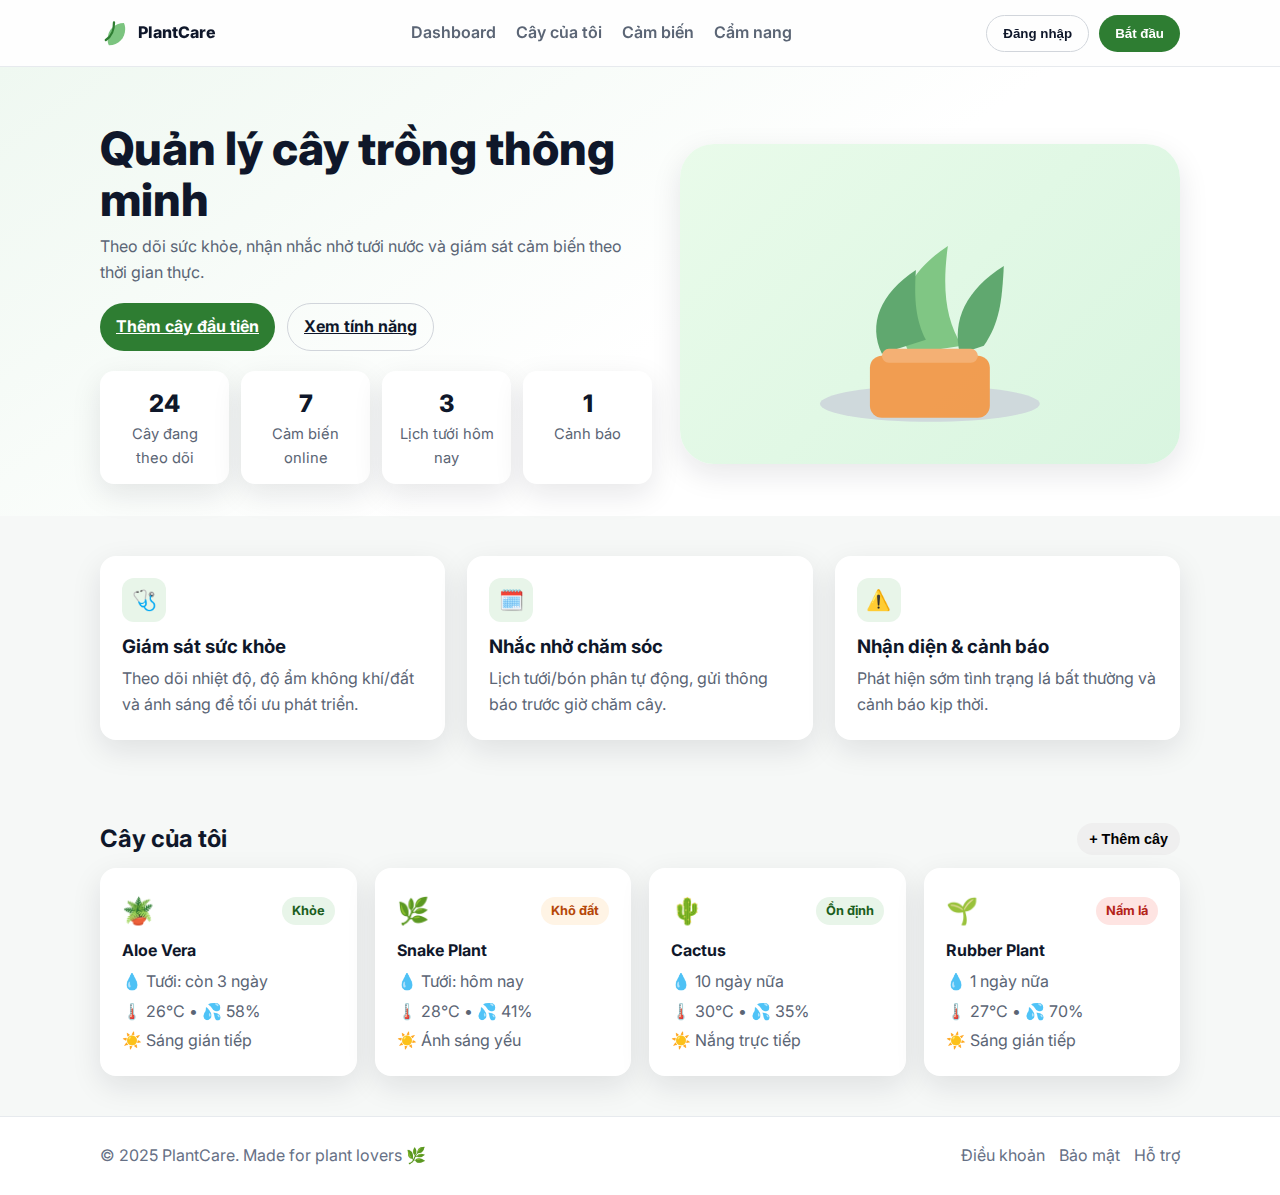
<file: Web/homepage/homepage.html>
<!doctype html>
<html lang="vi">
<head>
  <meta charset="utf-8" />
  <meta name="viewport" content="width=device-width, initial-scale=1" />
  <title>PlantCare — Quản lý cây trồng</title>
  <link rel="preconnect" href="https://fonts.gstatic.com" crossorigin>
  <link href="https://fonts.googleapis.com/css2?family=Inter:wght@400;600;700;800&display=swap" rel="stylesheet">
  <link rel="stylesheet" href="homepage.css" />
</head>
<body>
  <!-- Header -->
  <header class="site-header">
    <div class="container header-inner">
      <a class="brand" href="#">
        <svg viewBox="0 0 24 24" fill="none" width="28" height="28" aria-hidden="true">
          <path d="M20.5 3.5c-8 0-14 6-14 14 0 1.9.4 3.6 1.1 5 7.9.2 14-6 14-14 0-1.9-.4-3.6-1.1-5Z" fill="#7bc47f"/>
          <path d="M5 18c6-4 7-9 7-15" stroke="#2e7d32" stroke-width="2" stroke-linecap="round"/>
        </svg>
        PlantCare
      </a>
      <nav class="nav">
        <a class="nav-link" href="#">Dashboard</a>
        <a class="nav-link" href="#plants">Cây của tôi</a>
        <a class="nav-link" href="#sensors">Cảm biến</a>
        <a class="nav-link" href="#guide">Cẩm nang</a>
      </nav>
      <div class="actions">
        <button class="btn ghost">Đăng nhập</button>
        <button class="btn primary">Bắt đầu</button>
      </div>
    </div>
  </header>

  <!-- Hero -->
  <section class="hero">
    <div class="container hero-inner">
      <div class="hero-copy">
        <h1>Quản lý cây trồng thông minh</h1>
        <p>Theo dõi sức khỏe, nhận nhắc nhở tưới nước và giám sát cảm biến theo thời gian thực.</p>
        <div class="hero-cta">
          <a class="btn primary" href="#plants">Thêm cây đầu tiên</a>
          <a class="btn ghost" href="#features">Xem tính năng</a>
        </div>
        <div class="kpis">
          <div class="kpi"><div class="num">24</div><div class="lbl">Cây đang theo dõi</div></div>
          <div class="kpi"><div class="num">7</div><div class="lbl">Cảm biến online</div></div>
          <div class="kpi"><div class="num">3</div><div class="lbl">Lịch tưới hôm nay</div></div>
          <div class="kpi"><div class="num">1</div><div class="lbl">Cảnh báo</div></div>
        </div>
      </div>

      <div class="hero-art" aria-hidden="true">
        <svg class="hero-plant" viewBox="0 0 360 320">
          <ellipse cx="180" cy="260" rx="110" ry="18" fill="#cfd8dc"/>
          <path d="M160 210c-20-36-8-78 38-108-6 44-2 74 14 100" fill="#7bc47f"/>
          <path d="M210 210c-8-34 6-64 44-88-2 36-4 56-20 80" fill="#5aa469"/>
          <path d="M132 210c-14-30-2-60 34-84-2 30 0 50 10 70" fill="#5aa469"/>
          <rect x="120" y="212" width="120" height="62" rx="12" fill="#f2994a"/>
          <rect x="132" y="205" width="96" height="14" rx="7" fill="#f6ad6f"/>
        </svg>
      </div>
    </div>
  </section>

  <!-- Features -->
  <section class="section" id="features">
    <div class="container grid-3">
      <article class="card feature">
        <div class="icon">🩺</div>
        <h3>Giám sát sức khỏe</h3>
        <p>Theo dõi nhiệt độ, độ ẩm không khí/đất và ánh sáng để tối ưu phát triển.</p>
      </article>
      <article class="card feature">
        <div class="icon">🗓️</div>
        <h3>Nhắc nhở chăm sóc</h3>
        <p>Lịch tưới/bón phân tự động, gửi thông báo trước giờ chăm cây.</p>
      </article>
      <article class="card feature">
        <div class="icon">⚠️</div>
        <h3>Nhận diện & cảnh báo</h3>
        <p>Phát hiện sớm tình trạng lá bất thường và cảnh báo kịp thời.</p>
      </article>
    </div>
  </section>

  <!-- Plants -->
  <section class="section" id="plants">
    <div class="container">
      <div class="section-head">
        <h2>Cây của tôi</h2>
        <button class="btn small">+ Thêm cây</button>
      </div>
      <div class="plant-grid">
        <!-- Mỗi card được bọc bởi thẻ <a> để điều hướng -->
        <a class="card plant card-link" href="/Web/homepage/plant/plant.html">
          <div class="top"><span class="emoji">🪴</span><span class="pill ok">Khỏe</span></div>
          <h4>Aloe Vera</h4>
          <ul><li>💧 Tưới: còn 3 ngày</li><li>🌡️ 26°C • 💦 58%</li><li>☀️ Sáng gián tiếp</li></ul>
        </a>

        <a class="card plant card-link" href="/Web/homepage/plant/plant.html">
          <div class="top"><span class="emoji">🌿</span><span class="pill warn">Khô đất</span></div>
          <h4>Snake Plant</h4>
          <ul><li>💧 Tưới: hôm nay</li><li>🌡️ 28°C • 💦 41%</li><li>☀️ Ánh sáng yếu</li></ul>
        </a>

        <a class="card plant card-link" href="/Web/homepage/plant/plant.html">
          <div class="top"><span class="emoji">🌵</span><span class="pill ok">Ổn định</span></div>
          <h4>Cactus</h4>
          <ul><li>💧 10 ngày nữa</li><li>🌡️ 30°C • 💦 35%</li><li>☀️ Nắng trực tiếp</li></ul>
        </a>

        <a class="card plant card-link" href="/Web/homepage/plant/plant.html">
          <div class="top"><span class="emoji">🌱</span><span class="pill alert">Nấm lá</span></div>
          <h4>Rubber Plant</h4>
          <ul><li>💧 1 ngày nữa</li><li>🌡️ 27°C • 💦 70%</li><li>☀️ Sáng gián tiếp</li></ul>
        </a>
      </div>
    </div>
  </section>

  <footer class="site-footer">
    <div class="container footer-inner">
      <p>© 2025 PlantCare. Made for plant lovers 🌿</p>
      <nav class="footer-nav">
        <a href="#">Điều khoản</a>
        <a href="#">Bảo mật</a>
        <a href="#">Hỗ trợ</a>
      </nav>
    </div>
  </footer>
</body>
</html>
</file>
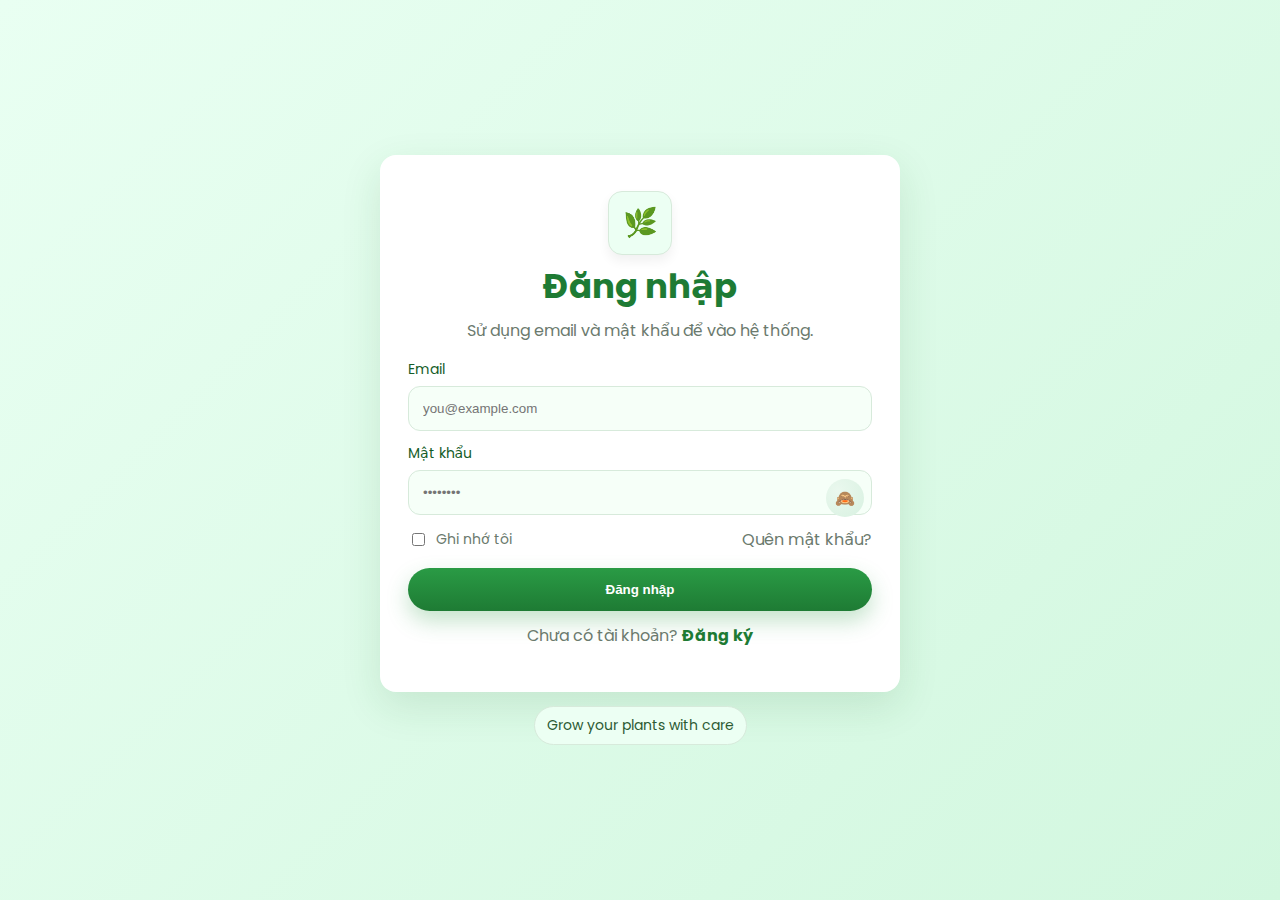
<file: Web/login/login.html>
<!DOCTYPE html>
<html lang="vi">
<head>
  <meta charset="utf-8" />
  <meta name="viewport" content="width=device-width, initial-scale=1" />
  <title>Đăng nhập</title>

  <!-- Fonts -->
  <link rel="preconnect" href="https://fonts.googleapis.com">
  <link rel="preconnect" href="https://fonts.gstatic.com" crossorigin>
  <link href="https://fonts.googleapis.com/css2?family=Poppins:wght@400;600;700&display=swap" rel="stylesheet">

  <!-- Styles -->
  <link rel="stylesheet" href="./login.css" />
</head>
<body>
  <main class="center-wrap">
    <section class="card" role="form" aria-labelledby="login-title">
      <header class="card-head">
        <div class="logo">🌿</div>
        <h1 id="login-title">Đăng nhập</h1>
        <p class="sub">Sử dụng email và mật khẩu để vào hệ thống.</p>
      </header>

      <!-- Thêm id cho form -->
      <form id="login-form" class="form">
        <label class="field">
          <span>Email</span>
          <!-- Thêm id="email" -->
          <input id="email" type="email" placeholder="you@example.com" required>
        </label>

        <label class="field password">
          <span>Mật khẩu</span>
          <!-- Thêm id="password" -->
          <input id="password" type="password" placeholder="••••••••" minlength="6" required />
          <button type="button" class="eye" aria-label="Hiện/ẩn mật khẩu"></button>
        </label>

        <div class="row between">
          <label class="remember">
            <input type="checkbox" /> Ghi nhớ tôi
          </label>
          <a href="#" class="link-muted">Quên mật khẩu?</a>
        </div>

        <button class="btn primary" type="submit">Đăng nhập</button>

        <p class="alt">
          Chưa có tài khoản?
          <a class="link-strong" href="../signup/signup.html">Đăng ký</a>
        </p>

        <!-- Vùng báo lỗi/thành công -->
        <p id="login-msg" style="margin-top:10px"></p>
      </form>
    </section>

    <p class="mini-caption">Grow your plants with care</p>
  </main>

  <!-- Eye toggle nhỏ gọn -->
  <script>
    const eye = document.querySelector('.eye');
    const pwd = document.getElementById('password');
    eye.addEventListener('click', () => {
      pwd.type = pwd.type === 'password' ? 'text' : 'password';
      eye.classList.toggle('active');
    });
  </script>

  <!-- Gắn file JS xử lý đăng nhập -->
  <script src="./login.js"></script>
</body>
</html>
</file>
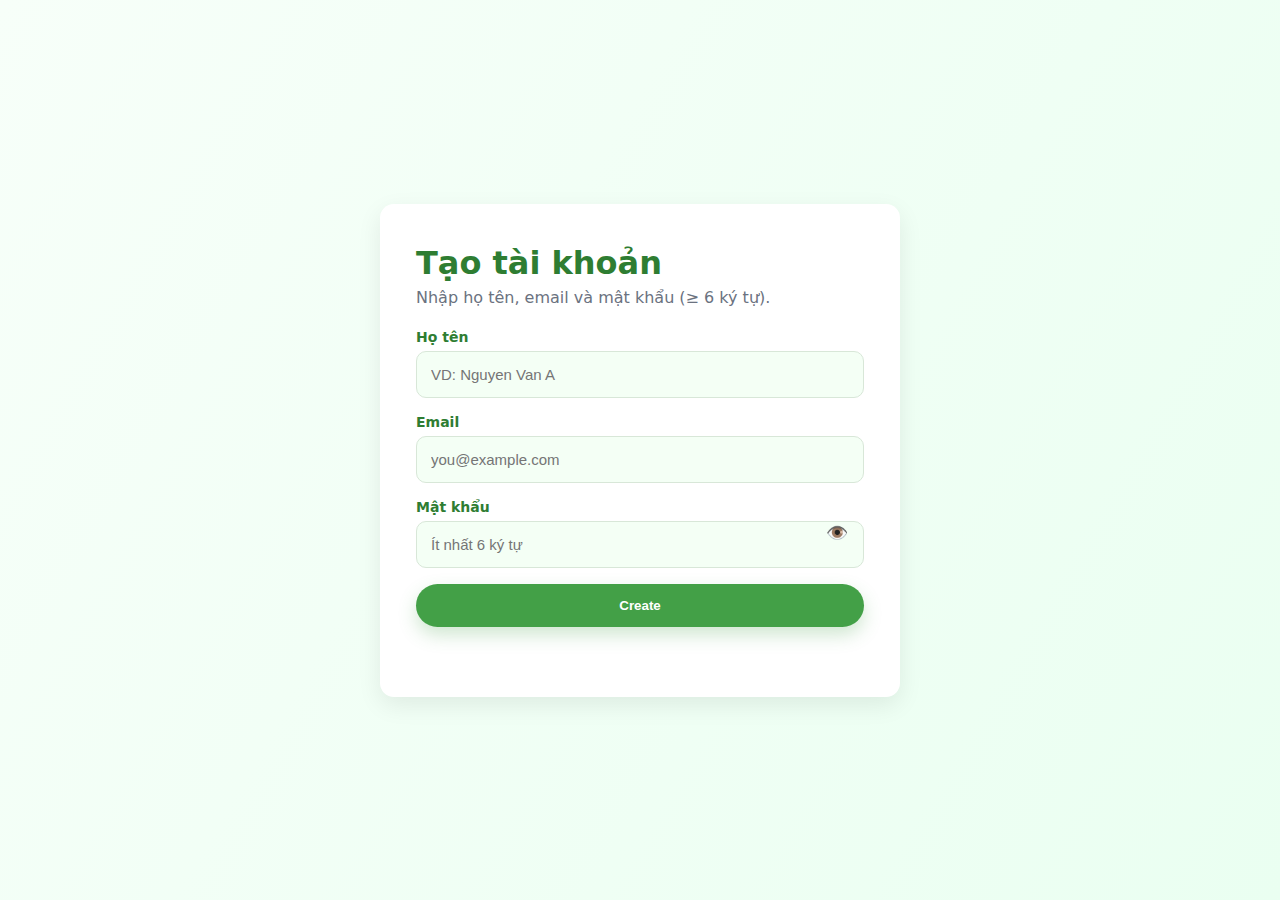
<file: Web/signup/signup.html>
<!doctype html>
<html lang="vi">
<head>
  <meta charset="UTF-8" />
  <meta name="viewport" content="width=device-width, initial-scale=1.0"/>
  <title>Signup</title>
  <!-- ĐÚNG đường dẫn: cùng thư mục -->
  <link rel="stylesheet" href="./style.css"/>
</head>
<body>
  <div class="container">
    <div class="card">
      <h1>Tạo tài khoản</h1>
      <p class="sub">Nhập họ tên, email và mật khẩu (≥ 6 ký tự).</p>

      <form id="signup-form" autocomplete="off">
        <div class="field">
          <label for="name">Họ tên</label>
          <input id="name" name="name" type="text" placeholder="VD: Nguyen Van A" required>
        </div>

        <div class="field">
          <label for="email">Email</label>
          <input id="email" name="email" type="email" placeholder="you@example.com" required>
        </div>

        <div class="field">
          <label for="password">Mật khẩu</label>
          <input id="password" name="password" type="password" placeholder="Ít nhất 6 ký tự" minlength="6" required>
          <!-- 👁️ nằm TRONG ô -->
          <button type="button" id="pwd-eye" class="eye-btn" aria-label="Toggle password">👁️</button>
        </div>

        <button id="create-btn" type="submit" class="btn">Create</button>
        <div id="form-msg" class="msg"></div>
      </form>
    </div>
  </div>

  <!-- ĐÚNG đường dẫn: cùng thư mục -->
  <script src="./app.js"></script>
</body>
</html>
</file>
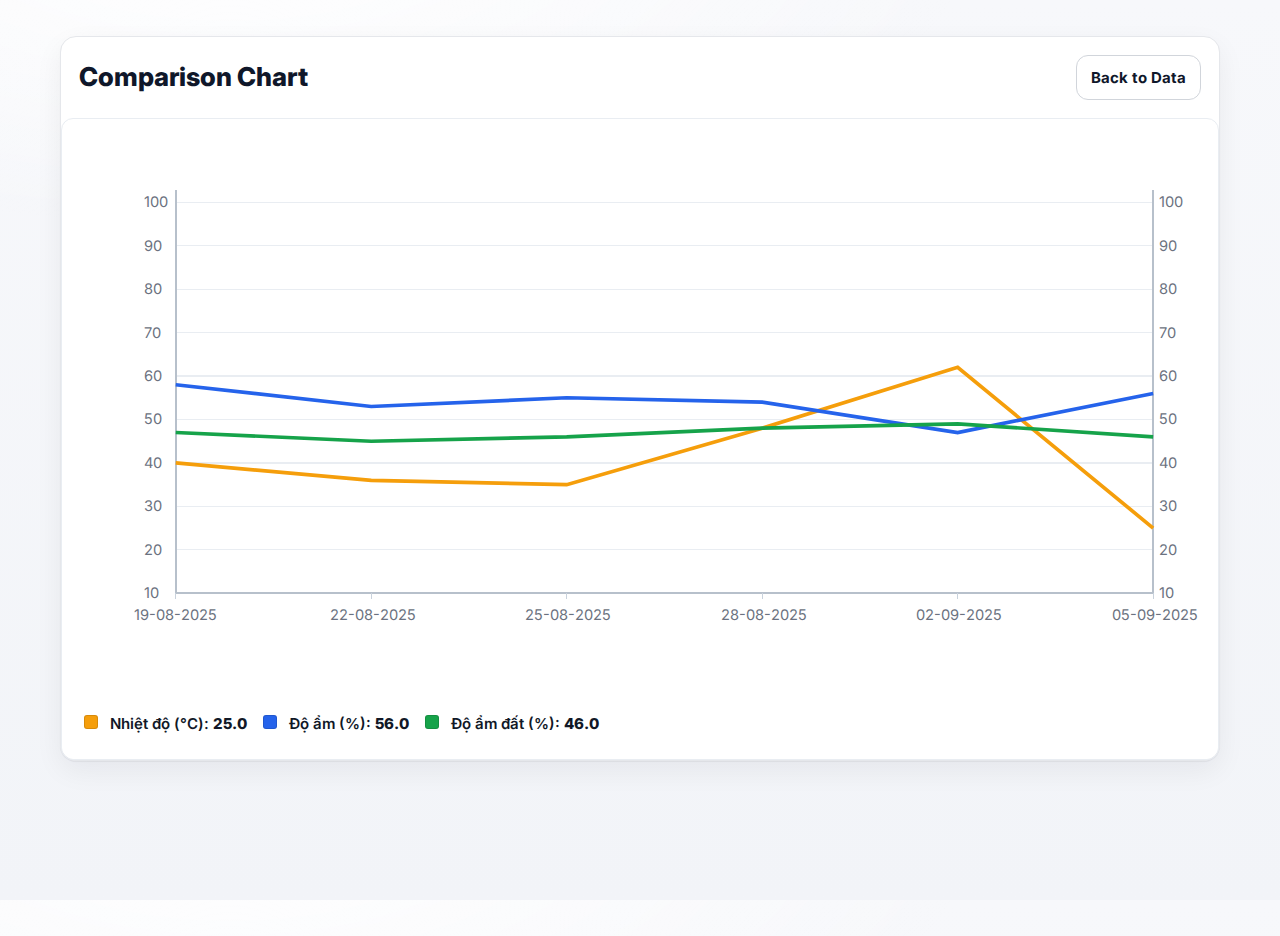
<file: Web/data/chart/chart.html>
<!doctype html>
<html lang="vi">
<head>
  <meta charset="utf-8" />
  <meta name="viewport" content="width=device-width, initial-scale=1" />
  <title>Comparison Chart</title>
  <link href="https://fonts.googleapis.com/css2?family=Inter:wght@400;600;700;800&display=swap" rel="stylesheet">
  <link rel="stylesheet" href="chart.css" />
</head>
<body>
  <main class="wrap">
    <section class="card" aria-labelledby="title">
      <header class="card-head">
        <div class="head-left">
          <h1 id="title">Comparison Chart</h1>
          <!-- <p>Trục trái: % (Độ ẩm &amp; Độ ẩm đất) • Trục phải: °C (Nhiệt độ)</p> -->
        </div>
        <a class="btn" href="data.html">Back to Data</a>
      </header>

      <!-- Khung chart -->
      <div class="chart">
        <!-- <div class="axis axis-left">%</div>
        <div class="axis axis-right">°C</div> -->

        <!-- SVG vẽ động bằng JS -->
        <svg id="chart" viewBox="0 0 920 460" xmlns="http://www.w3.org/2000/svg" aria-label="Environmental time series"></svg>

        <!-- Legend có giá trị hiện tại -->
        <div class="legend" id="legend">
          <span><i class="dot" style="background:#f59e0b"></i> Nhiệt độ (°C): <b id="v-temp">—</b></span>
          <span><i class="dot" style="background:#2563eb"></i> Độ ẩm (%): <b id="v-hum">—</b></span>
          <span><i class="dot" style="background:#16a34a"></i> Độ ẩm đất (%): <b id="v-soil">—</b></span>
        </div>
      </div>
    </section>
  </main>

  <script>
    // ====== CẤU HÌNH VẼ ======
    const svg = document.getElementById('chart');
    const W = 920, H = 460;
    const M = { left: 80, right: 880, top: 60, bottom: 380 };
    const COLOR = { temp: '#f59e0b', hum: '#2563eb', soil: '#16a34a', grid: '#e9edf2', axis: '#b7c0cb', tick: '#6b7280' };

    // Trục Y: 10..100 (cả trái & phải)
    const Y_MIN = 10, Y_MAX = 100;

    // Dữ liệu mẫu ban đầu
    let data = [
      { t: '2025-08-19', temp: 40, hum: 58, soil: 47 },
      { t: '2025-08-22', temp: 36, hum: 53, soil: 45 },
      { t: '2025-08-25', temp: 35, hum: 55, soil: 46 },
      { t: '2025-08-28', temp: 48, hum: 54, soil: 48 },
      { t: '2025-09-02', temp: 62, hum: 47, soil: 49 },
      { t: '2025-09-05', temp: 25, hum: 56, soil: 46 }
    ];

    // ====== HÀM TIỆN ÍCH ======
    const fmtDate = d => {
      const x = new Date(d);
      const dd = String(x.getDate()).padStart(2,'0');
      const mm = String(x.getMonth()+1).padStart(2,'0');
      const yyyy = x.getFullYear();
      return `${dd}-${mm}-${yyyy}`;
    };
    const scaleX = (i, n) => {
      const span = M.right - M.left;
      return M.left + (span * i) / (Math.max(n-1,1));
    };
    const scaleY = v => {
      const span = M.bottom - M.top;
      const r = (v - Y_MIN) / (Y_MAX - Y_MIN);
      return M.bottom - r * span;
    };
    const linePath = (arr, key) => {
      return arr.map((d,i) => `${i===0?'M':'L'}${scaleX(i, arr.length)},${scaleY(d[key])}`).join(' ');
    };

    // Vẽ trục, lưới, ticks
    function drawFrame() {
      svg.innerHTML = ''; // reset

      // Nền trong suốt để giữ kích thước
      const bg = document.createElementNS('http://www.w3.org/2000/svg','rect');
      bg.setAttribute('x', 0); bg.setAttribute('y', 0);
      bg.setAttribute('width', W); bg.setAttribute('height', H);
      bg.setAttribute('fill', 'transparent');
      svg.appendChild(bg);

      // Grid ngang theo 10..100
      for (let v=Y_MIN; v<=Y_MAX; v+=10) {
        const y = scaleY(v);
        const ln = document.createElementNS('http://www.w3.org/2000/svg','line');
        ln.setAttribute('x1', M.left); ln.setAttribute('y1', y);
        ln.setAttribute('x2', M.right); ln.setAttribute('y2', y);
        ln.setAttribute('stroke', COLOR.grid);
        svg.appendChild(ln);

        // nhãn bên trái
        const tx = document.createElementNS('http://www.w3.org/2000/svg','text');
        tx.setAttribute('x', M.left - 26);
        tx.setAttribute('y', y + 4);
        tx.setAttribute('fill', COLOR.tick);
        tx.setAttribute('font-size', '12');
        tx.textContent = v;
        svg.appendChild(tx);

        // nhãn bên phải
        const tx2 = document.createElementNS('http://www.w3.org/2000/svg','text');
        tx2.setAttribute('x', M.right + 5);
        tx2.setAttribute('y', y + 4);
        tx2.setAttribute('fill', COLOR.tick);
        tx2.setAttribute('font-size', '12');
        tx2.textContent = v;
        svg.appendChild(tx2);
      }

      // Trục
      const axes = [
        ['line', {x1:M.left, y1:M.top-10, x2:M.left, y2:M.bottom}],
        ['line', {x1:M.left, y1:M.bottom, x2:M.right, y2:M.bottom}],
        ['line', {x1:M.right, y1:M.top-10, x2:M.right, y2:M.bottom}],
      ];
      axes.forEach(([tag, attrs])=>{
        const el = document.createElementNS('http://www.w3.org/2000/svg', tag);
        Object.entries(attrs).forEach(([k,v])=>el.setAttribute(k,v));
        el.setAttribute('stroke', COLOR.axis);
        el.setAttribute('stroke-width', '1.5');
        svg.appendChild(el);
      });

      // Ticks & nhãn trục X theo ngày
      data.forEach((d,i)=>{
        const x = scaleX(i, data.length);
        const tick = document.createElementNS('http://www.w3.org/2000/svg','line');
        tick.setAttribute('x1', x); tick.setAttribute('y1', M.bottom);
        tick.setAttribute('x2', x); tick.setAttribute('y2', M.bottom + 5);
        tick.setAttribute('stroke', '#c9d2dc');
        svg.appendChild(tick);

        const tx = document.createElementNS('http://www.w3.org/2000/svg','text');
        tx.setAttribute('x', x - 34);
        tx.setAttribute('y', M.bottom + 22);
        tx.setAttribute('fill', COLOR.tick);
        tx.setAttribute('font-size', '12');
        tx.textContent = fmtDate(d.t);
        svg.appendChild(tx);
      });
    }

    // Vẽ các đường
    function drawSeries() {
      const mk = (d, color) => {
        const p = document.createElementNS('http://www.w3.org/2000/svg','path');
        p.setAttribute('d', d);
        p.setAttribute('fill','none');
        p.setAttribute('stroke', color);
        p.setAttribute('stroke-width','3');
        svg.appendChild(p);
      };
      mk(linePath(data, 'temp'), COLOR.temp);
      mk(linePath(data, 'hum'),  COLOR.hum);
      mk(linePath(data, 'soil'), COLOR.soil);

      // cập nhật legend giá trị hiện tại (điểm cuối)
      const last = data[data.length-1] || {};
      document.getElementById('v-temp').textContent = last?.temp?.toFixed?.(1) ?? '—';
      document.getElementById('v-hum').textContent  = last?.hum ?.toFixed?.(1) ?? '—';
      document.getElementById('v-soil').textContent = last?.soil?.toFixed?.(1) ?? '—';
    }

    function render() {
      drawFrame();
      drawSeries();
    }

    // ====== API cập nhật liên tục ======
    window.pushData = function(dateISO, temp, hum, soil){
      data.push({ t: dateISO, temp, hum, soil });
      render();
    };

    // DEMO (có thể tắt đi nếu không muốn tự chạy)
    const ENABLE_DEMO = false;
    if (ENABLE_DEMO) {
      setInterval(()=>{
        const last = new Date(data[data.length-1].t);
        last.setDate(last.getDate()+2);
        const rand = (b, a)=> +(b + Math.random()*a).toFixed(1);
        pushData(last.toISOString().slice(0,10),
          Math.max(10, Math.min(100, rand(30, 15))),
          Math.max(10, Math.min(100, rand(45, 12))),
          Math.max(10, Math.min(100, rand(43, 10)))
        );
      }, 3000);
    }

    render();
  </script>
</body>
</html>
</file>
<file: Web/homepage/homepage.css>
/* ================== GLOBAL / HOMEPAGE ================== */
:root{
  --bg:#f6f8f7;
  --surface:#ffffff;
  --text:#0f172a;
  --muted:#5b6575;
  --primary:#2e7d32;
  --primary-weak:#e8f5e9;
  --shadow:0 10px 30px rgba(16,24,40,.10);
  --radius:16px;
  --ring:0 0 0 3px rgba(46,125,50,.15);
}
*{box-sizing:border-box;margin:0;padding:0}
html,body{height:100%}
body{
  font-family:Inter,system-ui,-apple-system,Segoe UI,Roboto,Arial,sans-serif;
  color:var(--text);
  background:var(--bg);
  line-height:1.6;
  -webkit-font-smoothing:antialiased;
  -moz-osx-font-smoothing:grayscale;
}
.container{max-width:1120px;margin:0 auto;padding:0 20px}
.section{padding:40px 0}

/* ---------- Header ---------- */
.site-header{
  position:sticky;top:0;z-index:40;
  background:rgba(255,255,255,.85);
  backdrop-filter:blur(10px);
  border-bottom:1px solid #e7eaee;
}
.header-inner{height:66px;display:flex;align-items:center;justify-content:space-between}
.brand{display:flex;gap:10px;align-items:center;text-decoration:none;color:inherit;font-weight:800}
.brand svg{flex:0 0 28px}
.nav{display:flex;gap:20px}
.nav a{color:var(--muted);text-decoration:none;font-weight:600;transition:.2s}
.nav a:hover{color:var(--text)}
.actions{display:flex;gap:10px}
.btn{
  border:0;border-radius:999px;padding:10px 16px;
  font-weight:700;cursor:pointer;transition:.18s ease;
  display:inline-flex;align-items:center;gap:8px;
}
.btn:focus-visible{outline:none;box-shadow:var(--ring)}
.btn.primary{background:var(--primary);color:#fff}
.btn.primary:hover{filter:brightness(.95)}
.btn.ghost{background:transparent;border:1px solid #d1d5db;color:var(--text)}
.btn.ghost:hover{background:#f3f4f6}
.btn.small{padding:8px 12px;font-size:.9rem}

/* ---------- Hero ---------- */
.hero{padding:56px 0 32px;background:linear-gradient(145deg,#eff8f1 0%,#ffffff 55%)}
.hero-inner{display:grid;grid-template-columns:1.05fr .95fr;gap:28px;align-items:center}
.hero-copy h1{font-size:46px;line-height:1.1;margin-bottom:10px;font-weight:800}
.hero-copy p{color:var(--muted);margin-bottom:18px}
.hero-cta{display:flex;gap:12px;margin-bottom:20px}
.kpis{display:grid;grid-template-columns:repeat(4,1fr);gap:12px}
.kpi{background:var(--surface);border-radius:14px;padding:14px 16px;box-shadow:var(--shadow);text-align:center}
.kpi .num{font-size:24px;font-weight:800}
.kpi .lbl{color:var(--muted);font-size:.92rem}

/* Hero art card */
.hero-art{
  background:linear-gradient(135deg,#e9fbea 0%,#d9f5e0 100%);
  border-radius:34px; min-height:260px; box-shadow:var(--shadow);
  display:flex;align-items:center;justify-content:center;overflow:hidden;
}
.hero-plant{width:72%;max-width:360px;height:auto;opacity:.95}

/* ---------- Cards & Grids ---------- */
.grid-3{display:grid;grid-template-columns:repeat(3,1fr);gap:22px}
.grid-2{display:grid;grid-template-columns:1fr 1fr;gap:22px}
.card{
  background:var(--surface);border-radius:var(--radius);box-shadow:var(--shadow);
  padding:22px;transition:transform .2s, box-shadow .2s;
}
.card:hover{transform:translateY(-2px);box-shadow:0 16px 40px rgba(16,24,40,.14)}
.feature .icon{
  width:44px;height:44px;border-radius:12px;
  background:var(--primary-weak);display:inline-flex;align-items:center;justify-content:center;
  color:var(--primary);margin-bottom:8px;font-size:20px;
}
.feature h3{margin:2px 0 4px}
.feature p{color:var(--muted)}

/* ---------- Plants (homepage) ---------- */
.section-head{display:flex;align-items:center;justify-content:space-between;margin-bottom:10px}
.section-head.tight{margin-bottom:8px}
.plant-grid{display:grid;grid-template-columns:repeat(4,1fr);gap:18px}
.plant .top{display:flex;align-items:center;justify-content:space-between}
.plant .emoji{font-size:26px}
.plant h4{margin:6px 0}
.plant ul{list-style:none;color:var(--muted);display:grid;gap:4px}
.pill{padding:4px 10px;border-radius:999px;font-weight:700;font-size:.8rem}
.pill.ok{background:#e8f5e9;color:#1b5e20}
.pill.warn{background:#fff4e5;color:#b54708}
.pill.alert{background:#fee4e2;color:#b42318}

/* Cards click → trang chi tiết */
.card-link{display:block;text-decoration:none;color:inherit}
.card-link:hover{transform:translateY(-2px);box-shadow:0 16px 40px rgba(16,24,40,.14)}

/* ---------- Sensors & Tasks (homepage) ---------- */
.sensor-list{list-style:none;display:grid;gap:12px;margin-top:6px}
.sensor-list li{display:grid;grid-template-columns:1.4fr 2fr auto;gap:10px;align-items:center}
.bar{height:8px;background:#e5e7eb;border-radius:999px;overflow:hidden}
.bar>span{display:block;height:100%;background:var(--primary)}
.task-list{list-style:none;display:grid;gap:10px;margin-top:8px}
.task-list li{display:flex;gap:10px;align-items:center;justify-content:space-between}
.badge{background:#eef2ff;color:#3730a3;border-radius:999px;padding:4px 10px;font-weight:700;font-size:.8rem}
.badge.due{background:#fee4e2;color:#b42318}

/* ---------- Footer ---------- */
.site-footer{padding:26px 0;border-top:1px solid #e7eaee;background:#fff;color:#667085}
.footer-inner{display:flex;align-items:center;justify-content:space-between}
.footer-nav{display:flex;gap:14px}
.footer-nav a{color:#667085;text-decoration:none}
.footer-nav a:hover{color:#344054}

/* ---------- Responsive ---------- */
@media (max-width:1024px){
  .grid-3{grid-template-columns:1fr 1fr}
  .plant-grid{grid-template-columns:repeat(3,1fr)}
  .hero-copy h1{font-size:38px}
}
@media (max-width:768px){
  .nav{display:none}
  .hero-inner{grid-template-columns:1fr}
  .kpis{grid-template-columns:repeat(2,1fr)}
  .grid-2{grid-template-columns:1fr}
  .grid-3{grid-template-columns:1fr}
  .plant-grid{grid-template-columns:repeat(2,1fr)}
}
@media (max-width:480px){
  .plant-grid{grid-template-columns:1fr}
  .hero-copy h1{font-size:32px}
}

/* ---------- Dark mode (tuỳ chọn qua hệ thống) ---------- */
@media (prefers-color-scheme: dark){
  :root{
    --bg:#0b1220; --surface:#0f182a; --text:#ecf2ff; --muted:#a8b3cf;
    --primary:#7bd486; --primary-weak:#10331a; --shadow:0 10px 30px rgba(0,0,0,.45);
  }
  .site-header{background:rgba(15,24,42,.82);border-bottom:1px solid #1f2a3a}
  .footer-nav a{color:#a8b3cf}
  .footer-nav a:hover{color:#dbe6ff}
  .bar{background:#1e293b}
}
</file>
<file: Web/login/login.css>
/* ========= Theme ========= */
:root{
  --g-900:#0f4d1f;
  --g-800:#155d28;
  --g-700:#1e7b34;
  --g-600:#2a9b45;
  --g-500:#43A047;     /* accent */
  --g-200:#dff7e7;
  --g-100:#eefcf3;
  --text:#1f2a1f;
  --muted:#6b7a6e;
  --radius:16px;
  --shadow:0 14px 40px rgba(27,94,32,.12);
}

/* ========= Reset ========= */
*{box-sizing:border-box}
html,body{height:100%}
body{
  margin:0;
  font-family:'Poppins',system-ui,-apple-system,Segoe UI,Roboto,Arial,sans-serif;
  color:var(--text);
  background: linear-gradient(135deg,#e9fff2 0%, #d2f7df 100%);
}

/* ========= Layout (all centered) ========= */
.center-wrap{
  min-height:100svh;
  display:flex;
  flex-direction:column;
  align-items:center;
  justify-content:center;
  padding:24px;
  gap:14px;
}

/* ========= Card ========= */
.card{
  width:min(520px,100%);
  background:#fff;
  border-radius:var(--radius);
  box-shadow:var(--shadow);
  padding:36px 28px 28px;
}

.card-head{
  text-align:center;
  margin-bottom:14px;
}
.logo{
  width:64px; height:64px; margin:0 auto 6px;
  display:grid; place-items:center; font-size:28px;
  background:#ecfff3; border-radius:14px;
  border:1px solid #d7eadb;
  box-shadow:0 6px 12px rgba(0,0,0,.06);
}

h1{
  margin:0 0 6px;
  font-weight:700;
  font-size:clamp(26px,3.5vw,34px);
  color:var(--g-700);
}

.sub{
  margin:0;
  color:var(--muted);
  font-size:clamp(14px,2.3vw,16px);
}

/* ========= Form ========= */
.form{ margin-top:16px; }

.field{ display:block; margin:12px 0; }
.field > span{
  display:block;
  font-size:14px;
  color:var(--g-800);
  margin:0 0 6px;
}
.field input{
  width:100%;
  padding:14px 14px;
  border:1px solid #d7eadb;
  border-radius:12px;
  background:#f6fff8;
  outline:none;
  transition: box-shadow .2s, border-color .2s, background .2s;
}
.field input:focus{
  border-color:var(--g-500);
  background:#fff;
  box-shadow:0 0 0 4px rgba(67,160,71,.14);
}

/* Password eye */
.field.password{ position:relative; }
.eye{
  position:absolute; right:8px; top:36px;
  width:38px; height:38px; border:0; border-radius:999px;
  background: radial-gradient(circle at 30% 30%, #eaf8ee, #d8f1e1);
  cursor:pointer;
}
.eye::after{ content:'🙈'; font-size:16px; }
.eye.active::after{ content:'🐵'; }

/* Row (remember & forgot) */
.row{ display:flex; align-items:center; justify-content:space-between; margin:6px 0 16px; }
.remember{ display:flex; align-items:center; gap:8px; font-size:14px; color:var(--muted); }

/* ========= Buttons & links ========= */
.btn{
  appearance:none; border:0; cursor:pointer;
  border-radius:999px; width:100%;
  padding:14px 18px; font-weight:700;
  transition: transform .06s ease, filter .2s ease;
}
.btn.primary{
  background:linear-gradient(180deg, var(--g-600), var(--g-700));
  color:#fff;
  box-shadow:0 10px 22px rgba(42,155,69,.28);
}
.btn.primary:hover{ filter:saturate(1.05) brightness(1.02) }
.btn.primary:active{ transform:translateY(1px) }

.link-muted{ color:var(--muted); text-decoration:none; }
.link-muted:hover{ text-decoration:underline }

.alt{ text-align:center; color:var(--muted); margin-top:12px; }
.link-strong{ color:var(--g-700); text-decoration:none; font-weight:700 }
.link-strong:hover{ text-decoration:underline }

/* ========= Footer caption ========= */
.mini-caption{
  margin:0;
  font-size:14px;
  color:#2d5b33;
  background:#ecfff3;
  padding:8px 12px;
  border-radius:999px;
  border:1px solid #d7eadb;
}

/* ========= Responsive ========= */
@media (max-width: 420px){
  .card{ padding:28px 18px 22px; }
}
</file>
<file: Web/signup/style.css>
:root{
  --green-700:#2E7D32; --green-500:#43A047;
  --muted:#6b7280; --danger:#E57373;
  --radius:14px; --shadow:0 8px 24px rgba(0,0,0,.08);
}
*{box-sizing:border-box}
html,body{height:100%}
body{
  margin:0;font-family:'Poppins',system-ui,-apple-system,Segoe UI,Roboto,Arial,sans-serif;
  color:#2b2b2b;background:linear-gradient(120deg,#f7fff9 0%, #eafff1 100%);
  display:flex;align-items:center;justify-content:center;padding:20px;
}

.container{width:100%;max-width:520px}
.card{background:#fff;border-radius:var(--radius);box-shadow:var(--shadow);padding:40px 36px}

h1{margin:0 0 6px;font-size:32px;color:var(--green-700)}
.sub{margin:0 0 22px;color:var(--muted);font-size:16px}

/* Field + eye button trong ô */
.field{margin-bottom:16px;position:relative}
.field label{display:block;margin-bottom:6px;font-size:14px;font-weight:600;color:var(--green-700)}
.field input{
  width:100%;padding:14px 14px;border:1px solid #d8e7d8;border-radius:10px;
  background:#f4fff5;font-size:15px;outline:none;transition:.2s;
}
.field input:focus{border-color:var(--green-500);box-shadow:0 0 0 4px #43a0471a;background:#fff}

/* chừa chỗ cho 👁️ */
#password{padding-right:46px}

/* 👁️ nằm trong ô, căn giữa dọc */
.eye-btn{
  position:absolute;right:10px;top:50%;transform:translateY(-50%);
  height:34px;width:34px;display:inline-flex;align-items:center;justify-content:center;
  border:0;background:transparent;cursor:pointer;font-size:18px;line-height:1;color:var(--green-700);
  border-radius:8px;
}
.eye-btn:hover{background:rgba(67,160,71,.08)}

.btn{
  width:100%;padding:14px 18px;border:0;border-radius:999px;font-weight:700;cursor:pointer;
  background:var(--green-500);color:#fff;box-shadow:0 8px 18px rgba(67,160,71,.25);transition:.2s;
}
.btn:hover{filter:saturate(1.05) brightness(1.02)} .btn:active{transform:translateY(1px)}

.msg{margin-top:12px;min-height:18px;font-size:14px;color:var(--muted)}
.msg.success{color:var(--green-700)} .msg.error{color:var(--danger)}
</file>
<file: Web/data/chart/chart.css>
/* ===== Base ===== */
*{box-sizing:border-box}
html,body{height:100%}
body{
  margin:0;
  font:15px/1.55 Inter,ui-sans-serif,system-ui,-apple-system,Segoe UI,Roboto,Arial;
  color:#0f172a;
  background:
    radial-gradient(1200px 480px at 18% -8%, #fff 0, transparent 62%),
    linear-gradient(#f7f8fb,#f2f4f8);
  -webkit-font-smoothing:antialiased;
  -moz-osx-font-smoothing:grayscale;
}

/* ===== Layout ===== */
.wrap{ max-width:1200px; margin:36px auto; padding:0 20px; }
.card{
  background:#fff; border:1px solid #e5e7eb; border-radius:16px;
  box-shadow:0 1px 1px rgba(16,24,40,.06), 0 10px 28px rgba(16,24,40,.06);
}
.card-head{
  padding:18px; display:flex; align-items:center; justify-content:space-between; gap:12px;
}
.card-head h1{margin:0;font-size:26px;font-weight:800}
.card-head p{margin:4px 0 0;color:#6b7280;font-size:12.5px}
.btn{
  display:inline-flex;align-items:center;justify-content:center;gap:8px;
  padding:10px 14px;border:1px solid #d1d5db;border-radius:12px;background:#fff;
  color:#0f172a;font-weight:700;text-decoration:none
}
.btn:hover{background:#f3f4f6}

/* ===== Chart ===== */
.chart{padding:10px 16px 18px; position:relative; border:1px solid #e9edf2; border-radius:12px}
.axis{position:absolute;top:10px;font-size:13px;color:#374151;font-weight:600}
.axis-left{left:12px}.axis-right{right:12px}

/* gridlines style */
.chart svg line{shape-rendering:crispEdges}
.chart svg text{font-family:Inter, sans-serif}

/* Legend */
.legend{
  display:flex;flex-wrap:wrap;gap:16px;margin-top:14px;padding:0 6px 4px;
  font-weight:600;color:#111827
}
.dot{
  display:inline-block;width:14px;height:14px;border-radius:3px;margin-right:8px;
  box-shadow:inset 0 0 0 1px rgba(0,0,0,.12)
}

/* Colors for series */
.temp {color:#f59e0b}
.hum {color:#2563eb}
.soil{color:#14b8a6}

/* Responsive */
@media (max-width:640px){
  .card-head{flex-direction:column;align-items:flex-start;gap:6px}
  .card-head h1{font-size:20px}
  .legend{font-size:13px}
}

/* Legend chỉnh màu trùng series & chữ đậm giá trị */
.legend{
  display:flex; flex-wrap:wrap; gap:16px; margin-top:14px; padding:0 6px 6px;
  color:#111827; font-weight:600;
}
.legend b{ font-weight:800; }
.dot{
  width:14px; height:14px; border-radius:3px; display:inline-block; margin-right:8px;
  box-shadow: inset 0 0 0 1px rgba(0,0,0,.12);
}
</file>
